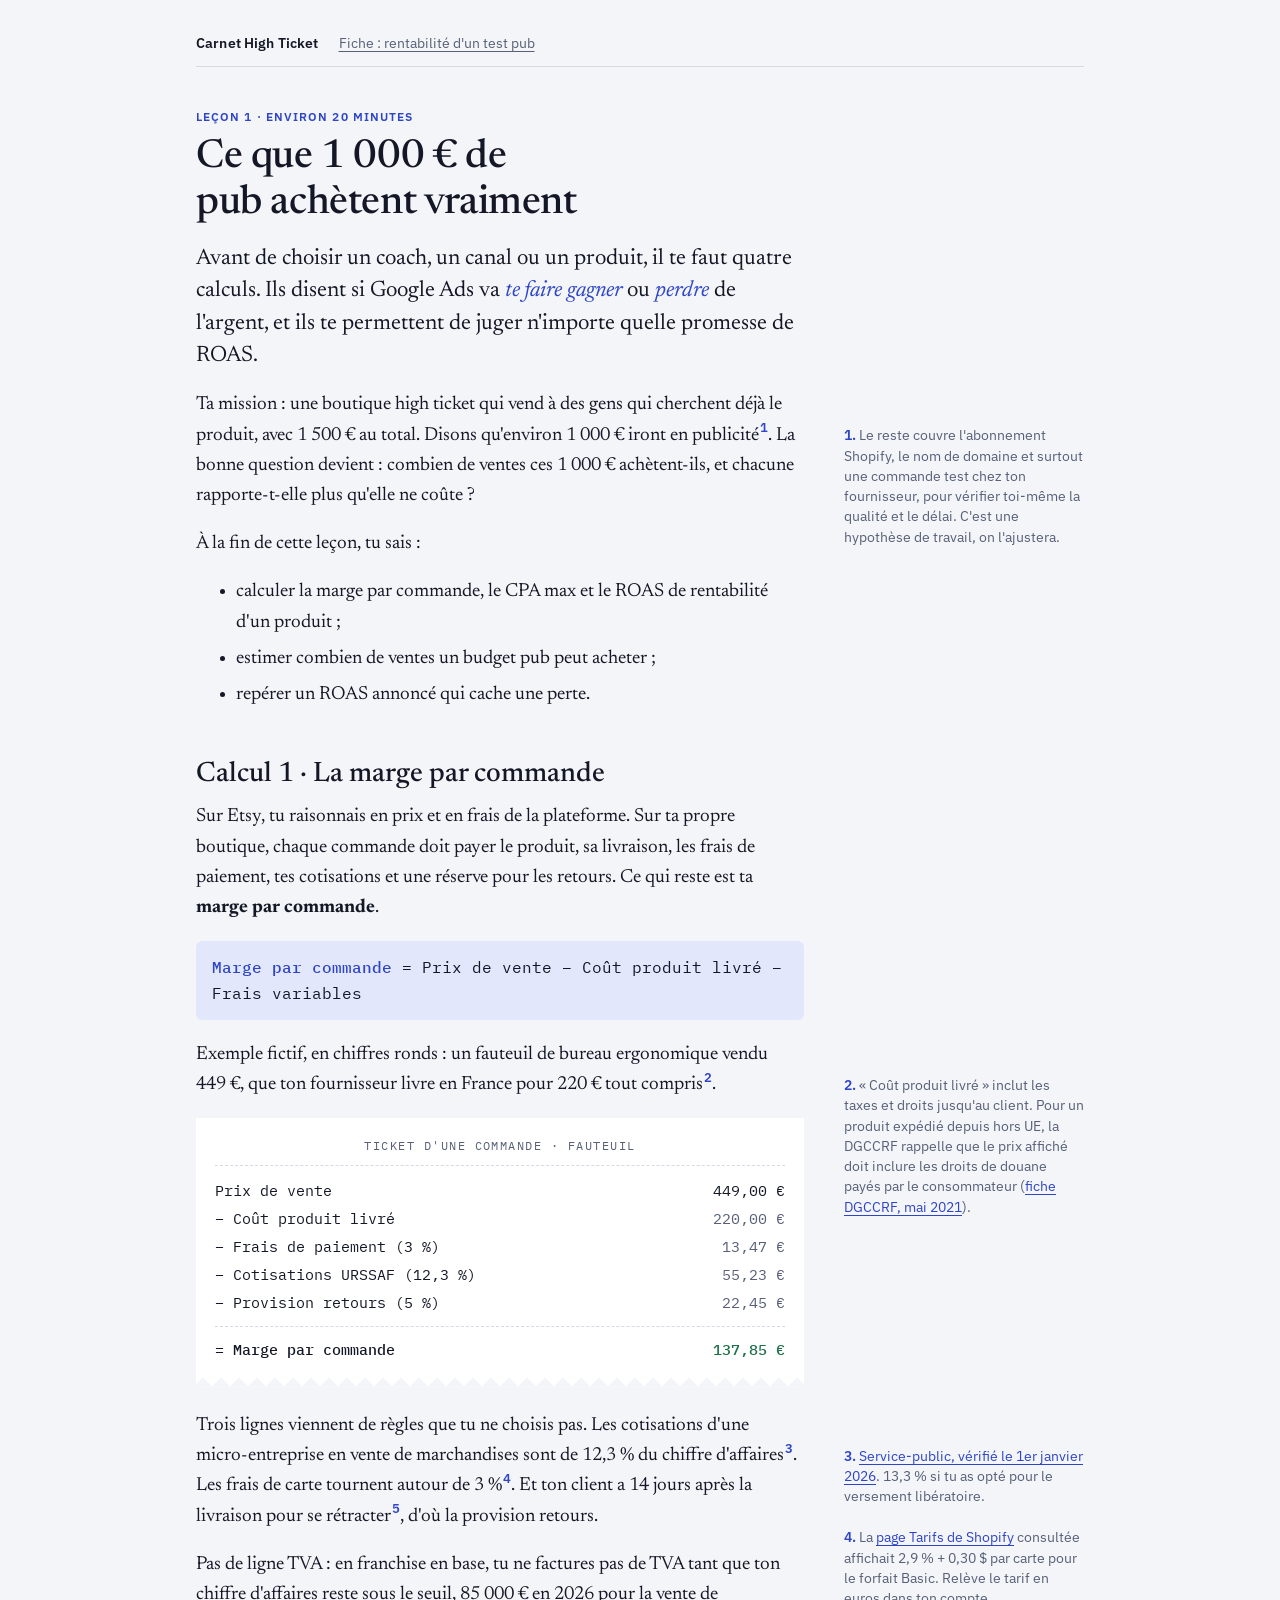
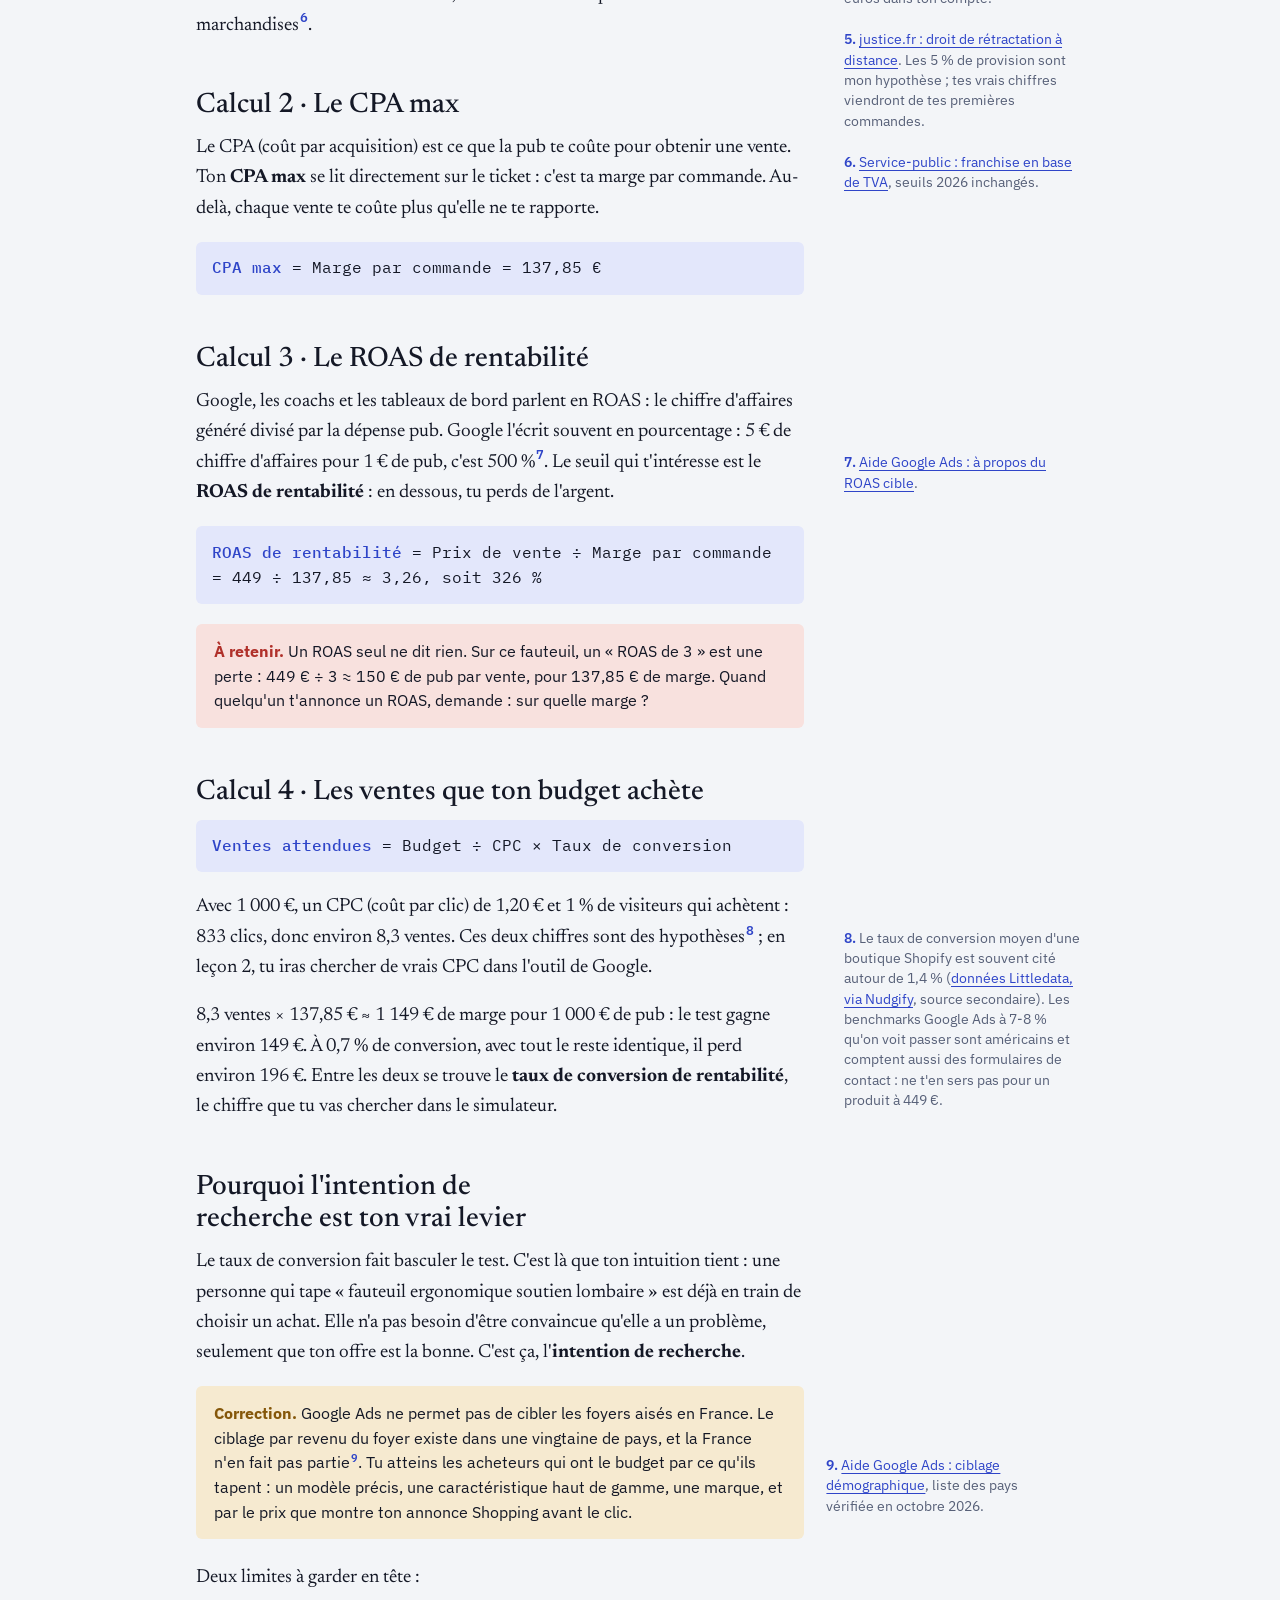
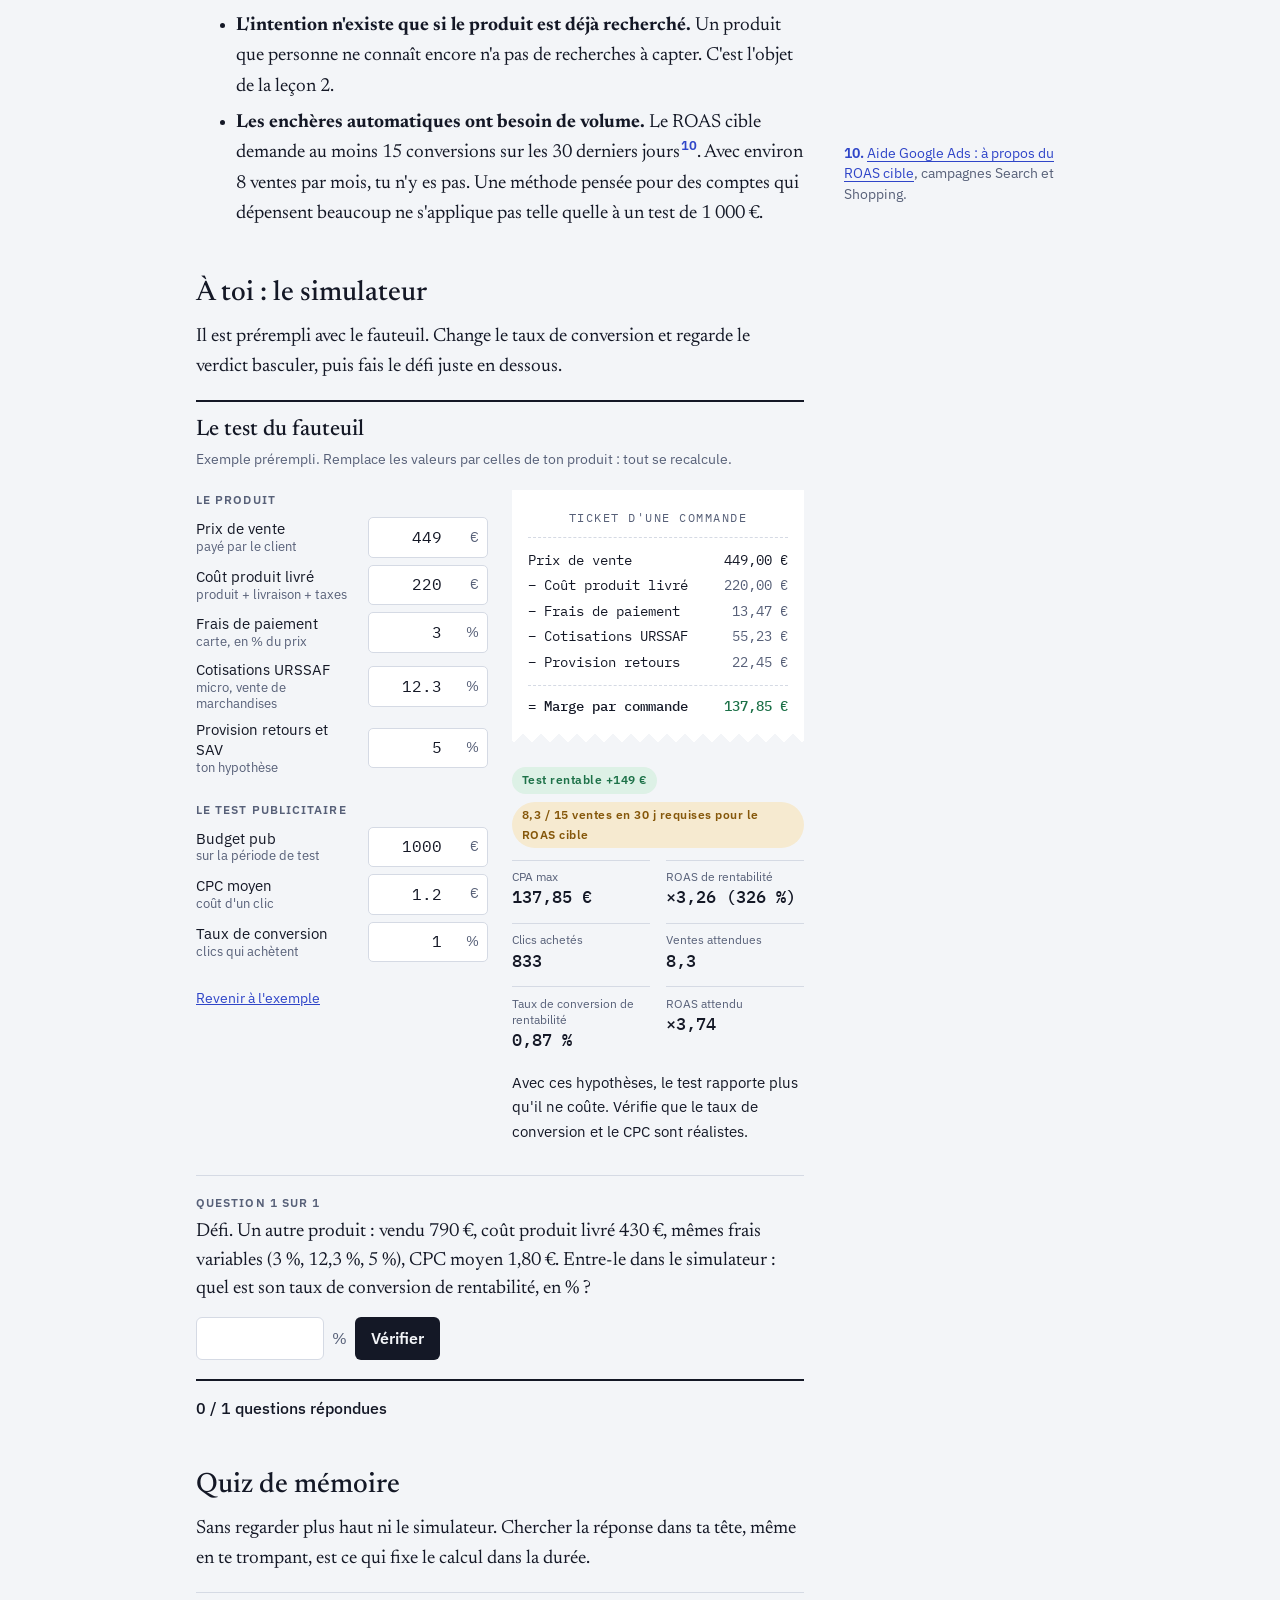
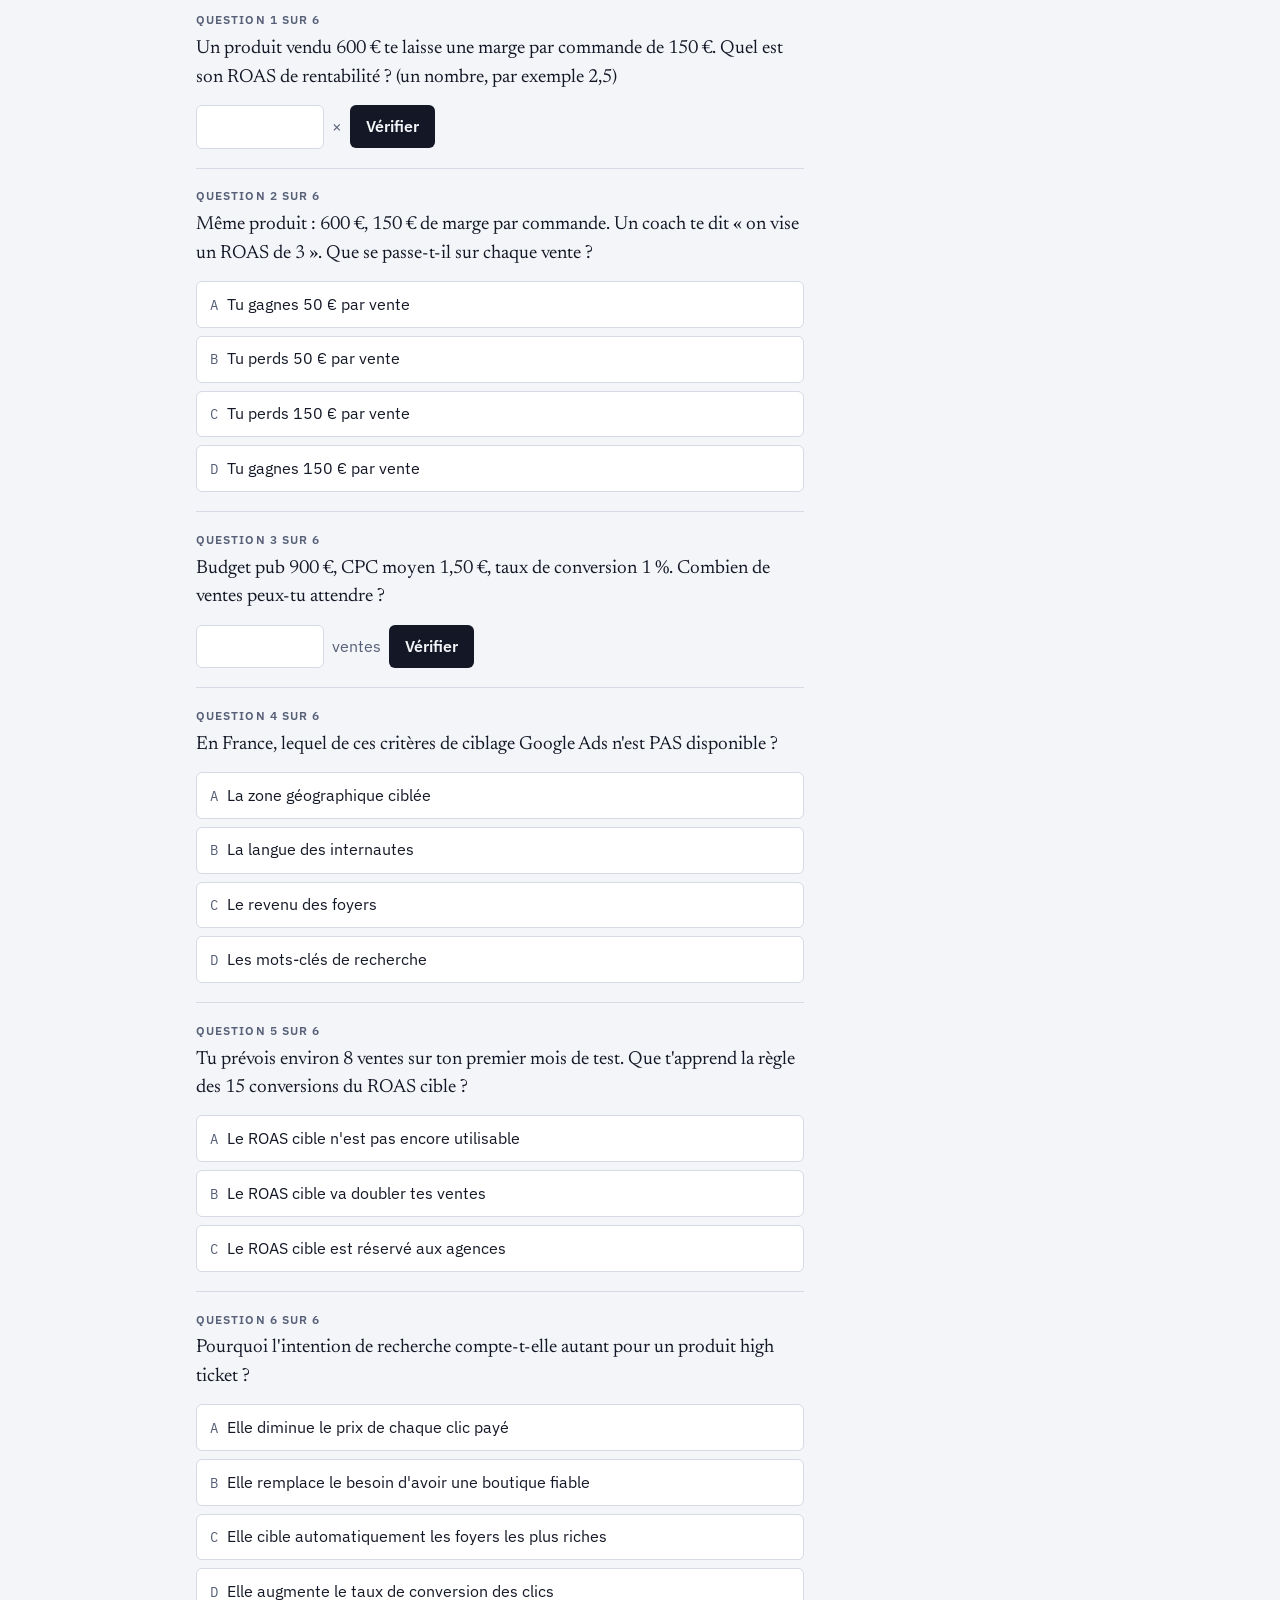
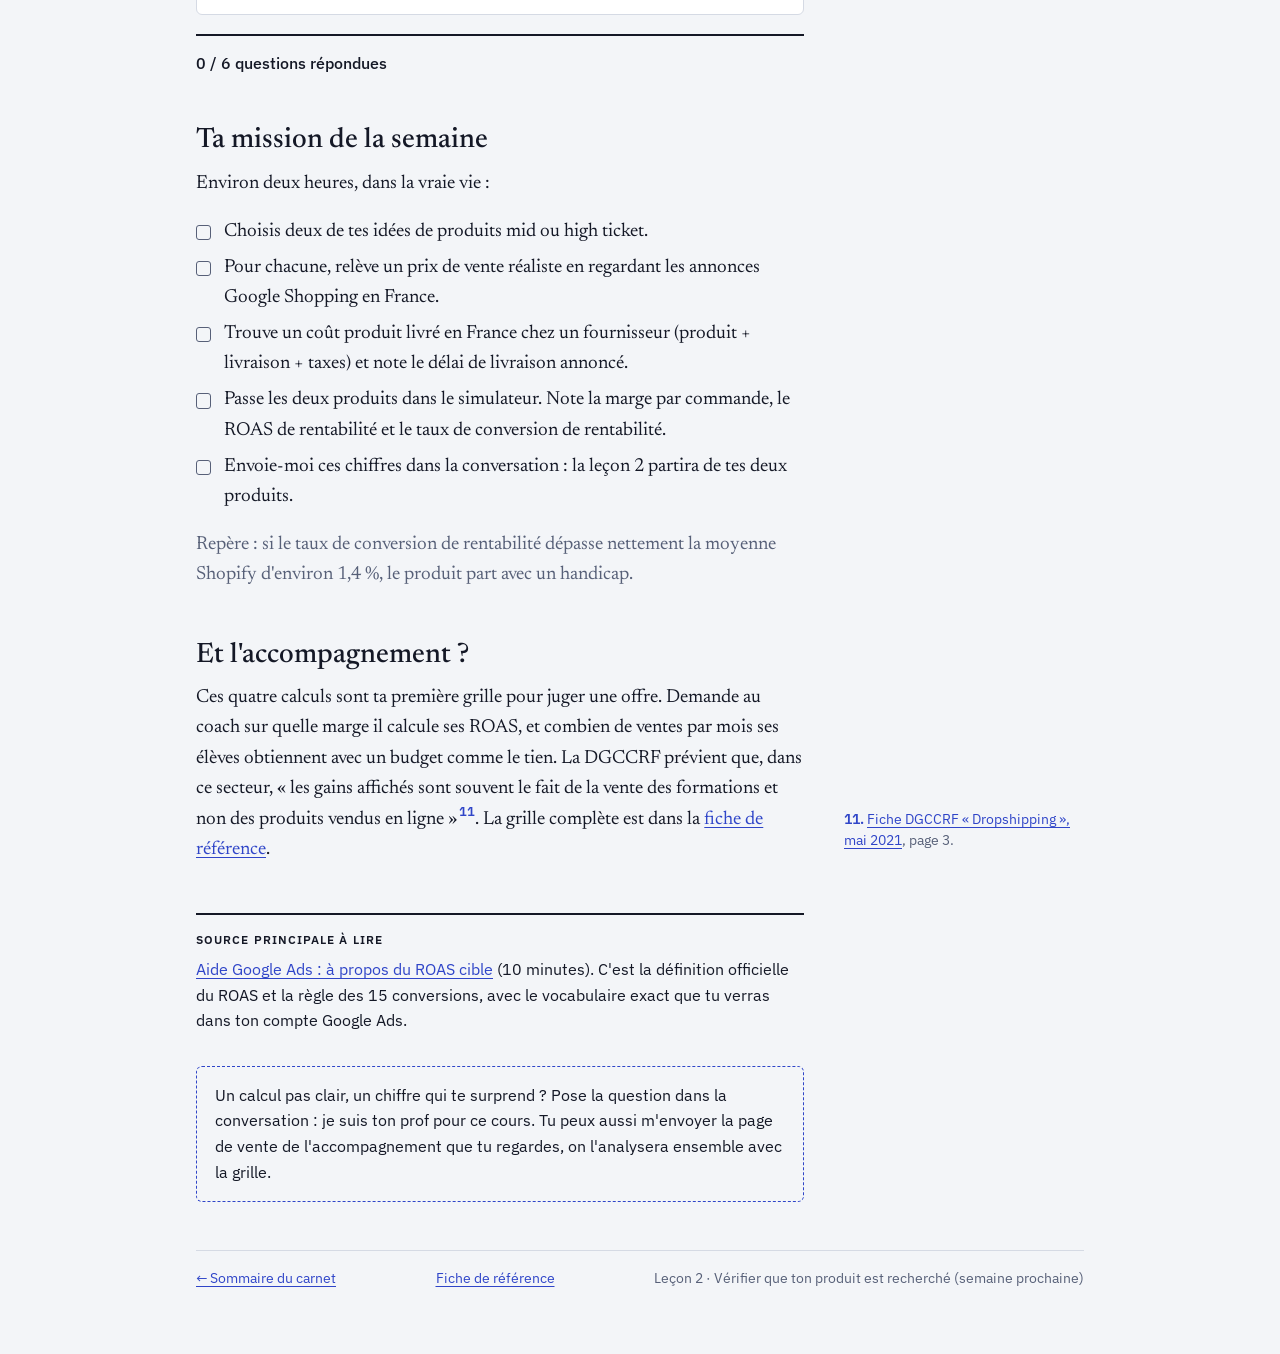
<file: lessons/0001-ce-que-1000-euros-de-pub-achetent.html>
<!doctype html>
<html lang="fr">
<head>
<meta charset="utf-8">
<meta name="viewport" content="width=device-width, initial-scale=1, viewport-fit=cover">
<title>Leçon 1 · Ce que 1 000 € de pub achètent</title>
<link rel="preconnect" href="https://fonts.googleapis.com">
<link rel="preconnect" href="https://fonts.gstatic.com" crossorigin>
<link rel="stylesheet" href="https://fonts.googleapis.com/css2?family=IBM+Plex+Mono:wght@400;500&family=IBM+Plex+Sans:wght@400;500;600&family=Newsreader:ital,opsz,wght@0,6..72,400;0,6..72,500;1,6..72,400&display=swap">
<link rel="stylesheet" href="../assets/course.css">
</head>
<body>
<main class="page">

<nav class="topnav" aria-label="Navigation du cours">
  <a class="brand" href="../index.html">Carnet High Ticket</a>
  <a href="../reference/rentabilite-pub.html">Fiche : rentabilité d'un test pub</a>
</nav>

<p class="eyebrow">Leçon 1 · environ 20 minutes</p>
<h1>Ce que 1&nbsp;000&nbsp;€ de pub achètent vraiment</h1>

<p class="lede">Avant de choisir un coach, un canal ou un produit, il te faut quatre calculs. Ils disent si Google Ads va <em>te faire gagner</em> ou <em>perdre</em> de l'argent, et ils te permettent de juger n'importe quelle promesse de ROAS.</p>

<p>Ta mission : une boutique high ticket qui vend à des gens qui cherchent déjà le produit, avec 1&nbsp;500&nbsp;€ au total. Disons qu'environ 1&nbsp;000&nbsp;€ iront en publicité<span class="snref"></span><span class="sn">Le reste couvre l'abonnement Shopify, le nom de domaine et surtout une commande test chez ton fournisseur, pour vérifier toi-même la qualité et le délai. C'est une hypothèse de travail, on l'ajustera.</span>. La bonne question devient : combien de ventes ces 1&nbsp;000&nbsp;€ achètent-ils, et chacune rapporte-t-elle plus qu'elle ne coûte&nbsp;?</p>

<p>À la fin de cette leçon, tu sais :</p>
<ul>
  <li>calculer la marge par commande, le CPA max et le ROAS de rentabilité d'un produit ;</li>
  <li>estimer combien de ventes un budget pub peut acheter ;</li>
  <li>repérer un ROAS annoncé qui cache une perte.</li>
</ul>

<section>
<h2>Calcul 1 · La marge par commande</h2>

<p>Sur Etsy, tu raisonnais en prix et en frais de la plateforme. Sur ta propre boutique, chaque commande doit payer le produit, sa livraison, les frais de paiement, tes cotisations et une réserve pour les retours. Ce qui reste est ta <strong>marge par commande</strong>.</p>

<p class="formula"><b>Marge par commande</b> = Prix de vente − Coût produit livré − Frais variables</p>

<p>Exemple fictif, en chiffres ronds : un fauteuil de bureau ergonomique vendu 449&nbsp;€, que ton fournisseur livre en France pour 220&nbsp;€ tout compris<span class="snref"></span><span class="sn">« Coût produit livré » inclut les taxes et droits jusqu'au client. Pour un produit expédié depuis hors UE, la DGCCRF rappelle que le prix affiché doit inclure les droits de douane payés par le consommateur (<a href="https://hauts-de-france.dreets.gouv.fr/sites/hauts-de-france.dreets.gouv.fr/IMG/pdf/dropshipping.pdf">fiche DGCCRF, mai 2021</a>).</span>.</p>

<div class="ticket" role="group" aria-label="Ticket d'une commande, exemple du fauteuil">
  <div class="t-head">Ticket d'une commande · fauteuil</div>
  <div class="t-row"><span>Prix de vente</span><span>449,00 €</span></div>
  <div class="t-row minus"><span>− Coût produit livré</span><span>220,00 €</span></div>
  <div class="t-row minus"><span>− Frais de paiement (3 %)</span><span>13,47 €</span></div>
  <div class="t-row minus"><span>− Cotisations URSSAF (12,3 %)</span><span>55,23 €</span></div>
  <div class="t-row minus"><span>− Provision retours (5 %)</span><span>22,45 €</span></div>
  <div class="t-total pos"><span>= Marge par commande</span><span>137,85 €</span></div>
</div>

<p>Trois lignes viennent de règles que tu ne choisis pas. Les cotisations d'une micro-entreprise en vente de marchandises sont de 12,3&nbsp;% du chiffre d'affaires<span class="snref"></span><span class="sn"><a href="https://entreprendre.service-public.gouv.fr/vosdroits/F36232">Service-public, vérifié le 1er janvier 2026</a>. 13,3&nbsp;% si tu as opté pour le versement libératoire.</span>. Les frais de carte tournent autour de 3&nbsp;%<span class="snref"></span><span class="sn">La <a href="https://www.shopify.com/fr/pricing">page Tarifs de Shopify</a> consultée affichait 2,9&nbsp;% + 0,30&nbsp;$ par carte pour le forfait Basic. Relève le tarif en euros dans ton compte.</span>. Et ton client a 14 jours après la livraison pour se rétracter<span class="snref"></span><span class="sn"><a href="https://www.justice.fr/fiche/vente-distance-droit-retractation-consommateur">justice.fr : droit de rétractation à distance</a>. Les 5&nbsp;% de provision sont mon hypothèse ; tes vrais chiffres viendront de tes premières commandes.</span>, d'où la provision retours.</p>

<p>Pas de ligne TVA : en franchise en base, tu ne factures pas de TVA tant que ton chiffre d'affaires reste sous le seuil, 85&nbsp;000&nbsp;€ en 2026 pour la vente de marchandises<span class="snref"></span><span class="sn"><a href="https://entreprendre.service-public.gouv.fr/vosdroits/F21746">Service-public : franchise en base de TVA</a>, seuils 2026 inchangés.</span>.</p>
</section>

<section>
<h2>Calcul 2 · Le CPA max</h2>

<p>Le CPA (coût par acquisition) est ce que la pub te coûte pour obtenir une vente. Ton <strong>CPA max</strong> se lit directement sur le ticket : c'est ta marge par commande. Au-delà, chaque vente te coûte plus qu'elle ne te rapporte.</p>

<p class="formula"><b>CPA max</b> = Marge par commande = 137,85 €</p>
</section>

<section>
<h2>Calcul 3 · Le ROAS de rentabilité</h2>

<p>Google, les coachs et les tableaux de bord parlent en ROAS : le chiffre d'affaires généré divisé par la dépense pub. Google l'écrit souvent en pourcentage : 5&nbsp;€ de chiffre d'affaires pour 1&nbsp;€ de pub, c'est 500&nbsp;%<span class="snref"></span><span class="sn"><a href="https://support.google.com/google-ads/answer/6268637?hl=fr">Aide Google Ads : à propos du ROAS cible</a>.</span>. Le seuil qui t'intéresse est le <strong>ROAS de rentabilité</strong> : en dessous, tu perds de l'argent.</p>

<p class="formula"><b>ROAS de rentabilité</b> = Prix de vente ÷ Marge par commande<br>= 449 ÷ 137,85 ≈ 3,26, soit 326 %</p>

<p class="callout bad"><strong>À retenir.</strong> Un ROAS seul ne dit rien. Sur ce fauteuil, un « ROAS de 3 » est une perte : 449&nbsp;€ ÷ 3 ≈ 150&nbsp;€ de pub par vente, pour 137,85&nbsp;€ de marge. Quand quelqu'un t'annonce un ROAS, demande : sur quelle marge&nbsp;?</p>
</section>

<section>
<h2>Calcul 4 · Les ventes que ton budget achète</h2>

<p class="formula"><b>Ventes attendues</b> = Budget ÷ CPC × Taux de conversion</p>

<p>Avec 1&nbsp;000&nbsp;€, un CPC (coût par clic) de 1,20&nbsp;€ et 1&nbsp;% de visiteurs qui achètent : 833 clics, donc environ 8,3 ventes. Ces deux chiffres sont des hypothèses<span class="snref"></span><span class="sn">Le taux de conversion moyen d'une boutique Shopify est souvent cité autour de 1,4&nbsp;% (<a href="https://www.nudgify.com/average-shopify-conversion-rate/">données Littledata, via Nudgify</a>, source secondaire). Les benchmarks Google Ads à 7-8&nbsp;% qu'on voit passer sont américains et comptent aussi des formulaires de contact : ne t'en sers pas pour un produit à 449&nbsp;€.</span> ; en leçon 2, tu iras chercher de vrais CPC dans l'outil de Google.</p>

<p>8,3 ventes × 137,85&nbsp;€ ≈ 1&nbsp;149&nbsp;€ de marge pour 1&nbsp;000&nbsp;€ de pub : le test gagne environ 149&nbsp;€. À 0,7&nbsp;% de conversion, avec tout le reste identique, il perd environ 196&nbsp;€. Entre les deux se trouve le <strong>taux de conversion de rentabilité</strong>, le chiffre que tu vas chercher dans le simulateur.</p>
</section>

<section>
<h2>Pourquoi l'intention de recherche est ton vrai levier</h2>

<p>Le taux de conversion fait basculer le test. C'est là que ton intuition tient : une personne qui tape « fauteuil ergonomique soutien lombaire » est déjà en train de choisir un achat. Elle n'a pas besoin d'être convaincue qu'elle a un problème, seulement que ton offre est la bonne. C'est ça, l'<strong>intention de recherche</strong>.</p>

<p class="callout"><strong>Correction.</strong> Google Ads ne permet pas de cibler les foyers aisés en France. Le ciblage par revenu du foyer existe dans une vingtaine de pays, et la France n'en fait pas partie<span class="snref"></span><span class="sn"><a href="https://support.google.com/google-ads/answer/2580383?hl=en">Aide Google Ads : ciblage démographique</a>, liste des pays vérifiée en octobre 2026.</span>. Tu atteins les acheteurs qui ont le budget par ce qu'ils tapent : un modèle précis, une caractéristique haut de gamme, une marque, et par le prix que montre ton annonce Shopping avant le clic.</p>

<p>Deux limites à garder en tête :</p>
<ul>
  <li><strong>L'intention n'existe que si le produit est déjà recherché.</strong> Un produit que personne ne connaît encore n'a pas de recherches à capter. C'est l'objet de la leçon 2.</li>
  <li><strong>Les enchères automatiques ont besoin de volume.</strong> Le ROAS cible demande au moins 15 conversions sur les 30 derniers jours<span class="snref"></span><span class="sn"><a href="https://support.google.com/google-ads/answer/6268637?hl=fr">Aide Google Ads : à propos du ROAS cible</a>, campagnes Search et Shopping.</span>. Avec environ 8 ventes par mois, tu n'y es pas. Une méthode pensée pour des comptes qui dépensent beaucoup ne s'applique pas telle quelle à un test de 1&nbsp;000&nbsp;€.</li>
</ul>
</section>

<section>
<h2>À toi : le simulateur</h2>

<p>Il est prérempli avec le fauteuil. Change le taux de conversion et regarde le verdict basculer, puis fais le défi juste en dessous.</p>

<div class="simu wide" id="simu-l1" data-titre="Le test du fauteuil" data-prix="449" data-cout="220" data-frais="3" data-urssaf="12.3" data-retours="5" data-budget="1000" data-cpc="1.2" data-conv="1"></div>

<section class="quiz wide" id="defi-l1" aria-label="Défi simulateur">
<script type="application/json">
{ "questions": [
  { "type": "number",
    "q": "Défi. Un autre produit : vendu 790 €, coût produit livré 430 €, mêmes frais variables (3 %, 12,3 %, 5 %), CPC moyen 1,80 €. Entre-le dans le simulateur : quel est son taux de conversion de rentabilité, en % ?",
    "answer": 0.90, "tolerance": 0.03, "unit": "%",
    "explain": "Marge par commande = 790 − 430 − 20,3 % × 790 = 199,63 €. Taux de rentabilité = 1,80 ÷ 199,63 ≈ 0,90 %. À 1 % de conversion, ce produit est tout juste rentable ; à 0,8 %, il perd de l'argent." }
] }
</script>
</section>
</section>

<section>
<h2>Quiz de mémoire</h2>

<p>Sans regarder plus haut ni le simulateur. Chercher la réponse dans ta tête, même en te trompant, est ce qui fixe le calcul dans la durée.</p>

<section class="quiz wide" id="quiz-l1" aria-label="Quiz de la leçon 1">
<script type="application/json">
{ "questions": [
  { "type": "number",
    "q": "Un produit vendu 600 € te laisse une marge par commande de 150 €. Quel est son ROAS de rentabilité ? (un nombre, par exemple 2,5)",
    "answer": 4, "tolerance": 0.02, "unit": "×",
    "explain": "600 ÷ 150 = 4, soit 400 %. En dessous de ce ROAS, chaque vente coûte plus en pub qu'elle ne laisse de marge." },
  { "type": "choice",
    "q": "Même produit : 600 €, 150 € de marge par commande. Un coach te dit « on vise un ROAS de 3 ». Que se passe-t-il sur chaque vente ?",
    "options": ["Tu gagnes 50 € par vente", "Tu perds 50 € par vente", "Tu perds 150 € par vente", "Tu gagnes 150 € par vente"],
    "answer": 1,
    "explain": "ROAS 3 sur 600 € = 200 € de pub par vente. 150 € de marge − 200 € de pub = −50 € à chaque vente." },
  { "type": "number",
    "q": "Budget pub 900 €, CPC moyen 1,50 €, taux de conversion 1 %. Combien de ventes peux-tu attendre ?",
    "answer": 6, "tolerance": 0.02, "unit": "ventes",
    "explain": "900 ÷ 1,50 = 600 clics. 600 × 1 % = 6 ventes." },
  { "type": "choice",
    "q": "En France, lequel de ces critères de ciblage Google Ads n'est PAS disponible ?",
    "options": ["La zone géographique ciblée", "La langue des internautes", "Le revenu des foyers", "Les mots-clés de recherche"],
    "answer": 2,
    "explain": "Le ciblage par revenu du foyer n'existe que dans une vingtaine de pays, sans la France. Ton accès aux acheteurs aisés passe par les mots-clés et l'intention de recherche." },
  { "type": "choice",
    "q": "Tu prévois environ 8 ventes sur ton premier mois de test. Que t'apprend la règle des 15 conversions du ROAS cible ?",
    "options": ["Le ROAS cible n'est pas encore utilisable", "Le ROAS cible va doubler tes ventes", "Le ROAS cible est réservé aux agences"],
    "answer": 0,
    "explain": "Google demande au moins 15 conversions sur les 30 derniers jours pour le ROAS cible en Search et Shopping. Avec 8 ventes, le compte n'a pas encore assez de données." },
  { "type": "choice",
    "q": "Pourquoi l'intention de recherche compte-t-elle autant pour un produit high ticket ?",
    "options": ["Elle diminue le prix de chaque clic payé", "Elle remplace le besoin d'avoir une boutique fiable", "Elle cible automatiquement les foyers les plus riches", "Elle augmente le taux de conversion des clics"],
    "answer": 3,
    "explain": "Quelqu'un qui cherche déjà le produit achète plus souvent après son clic. Le taux de conversion est le chiffre qui fait basculer le test entre perte et gain." }
] }
</script>
</section>
</section>

<section>
<h2>Ta mission de la semaine</h2>

<p>Environ deux heures, dans la vraie vie :</p>
<ul class="checklist">
  <li>Choisis deux de tes idées de produits mid ou high ticket.</li>
  <li>Pour chacune, relève un prix de vente réaliste en regardant les annonces Google Shopping en France.</li>
  <li>Trouve un coût produit livré en France chez un fournisseur (produit + livraison + taxes) et note le délai de livraison annoncé.</li>
  <li>Passe les deux produits dans le simulateur. Note la marge par commande, le ROAS de rentabilité et le taux de conversion de rentabilité.</li>
  <li>Envoie-moi ces chiffres dans la conversation : la leçon 2 partira de tes deux produits.</li>
</ul>

<p class="muted">Repère : si le taux de conversion de rentabilité dépasse nettement la moyenne Shopify d'environ 1,4&nbsp;%, le produit part avec un handicap.</p>
</section>

<section>
<h2>Et l'accompagnement ?</h2>

<p>Ces quatre calculs sont ta première grille pour juger une offre. Demande au coach sur quelle marge il calcule ses ROAS, et combien de ventes par mois ses élèves obtiennent avec un budget comme le tien. La DGCCRF prévient que, dans ce secteur, « les gains affichés sont souvent le fait de la vente des formations et non des produits vendus en ligne »<span class="snref"></span><span class="sn"><a href="https://hauts-de-france.dreets.gouv.fr/sites/hauts-de-france.dreets.gouv.fr/IMG/pdf/dropshipping.pdf">Fiche DGCCRF « Dropshipping », mai 2021</a>, page 3.</span>. La grille complète est dans la <a href="../reference/rentabilite-pub.html#accompagnement">fiche de référence</a>.</p>
</section>

<div class="source">
  <p class="eyebrow">Source principale à lire</p>
  <p><a href="https://support.google.com/google-ads/answer/6268637?hl=fr">Aide Google Ads : à propos du ROAS cible</a> (10 minutes). C'est la définition officielle du ROAS et la règle des 15 conversions, avec le vocabulaire exact que tu verras dans ton compte Google Ads.</p>
</div>

<p class="ask">Un calcul pas clair, un chiffre qui te surprend ? Pose la question dans la conversation : je suis ton prof pour ce cours. Tu peux aussi m'envoyer la page de vente de l'accompagnement que tu regardes, on l'analysera ensemble avec la grille.</p>

<nav class="pager" aria-label="Leçons">
  <a href="../index.html">← Sommaire du carnet</a>
  <a href="../reference/rentabilite-pub.html">Fiche de référence</a>
  <span class="disabled">Leçon 2 · Vérifier que ton produit est recherché (semaine prochaine)</span>
</nav>

</main>
<script src="../assets/simulateur.js"></script>
<script src="../assets/quiz.js"></script>
</body>
</html>
</file>
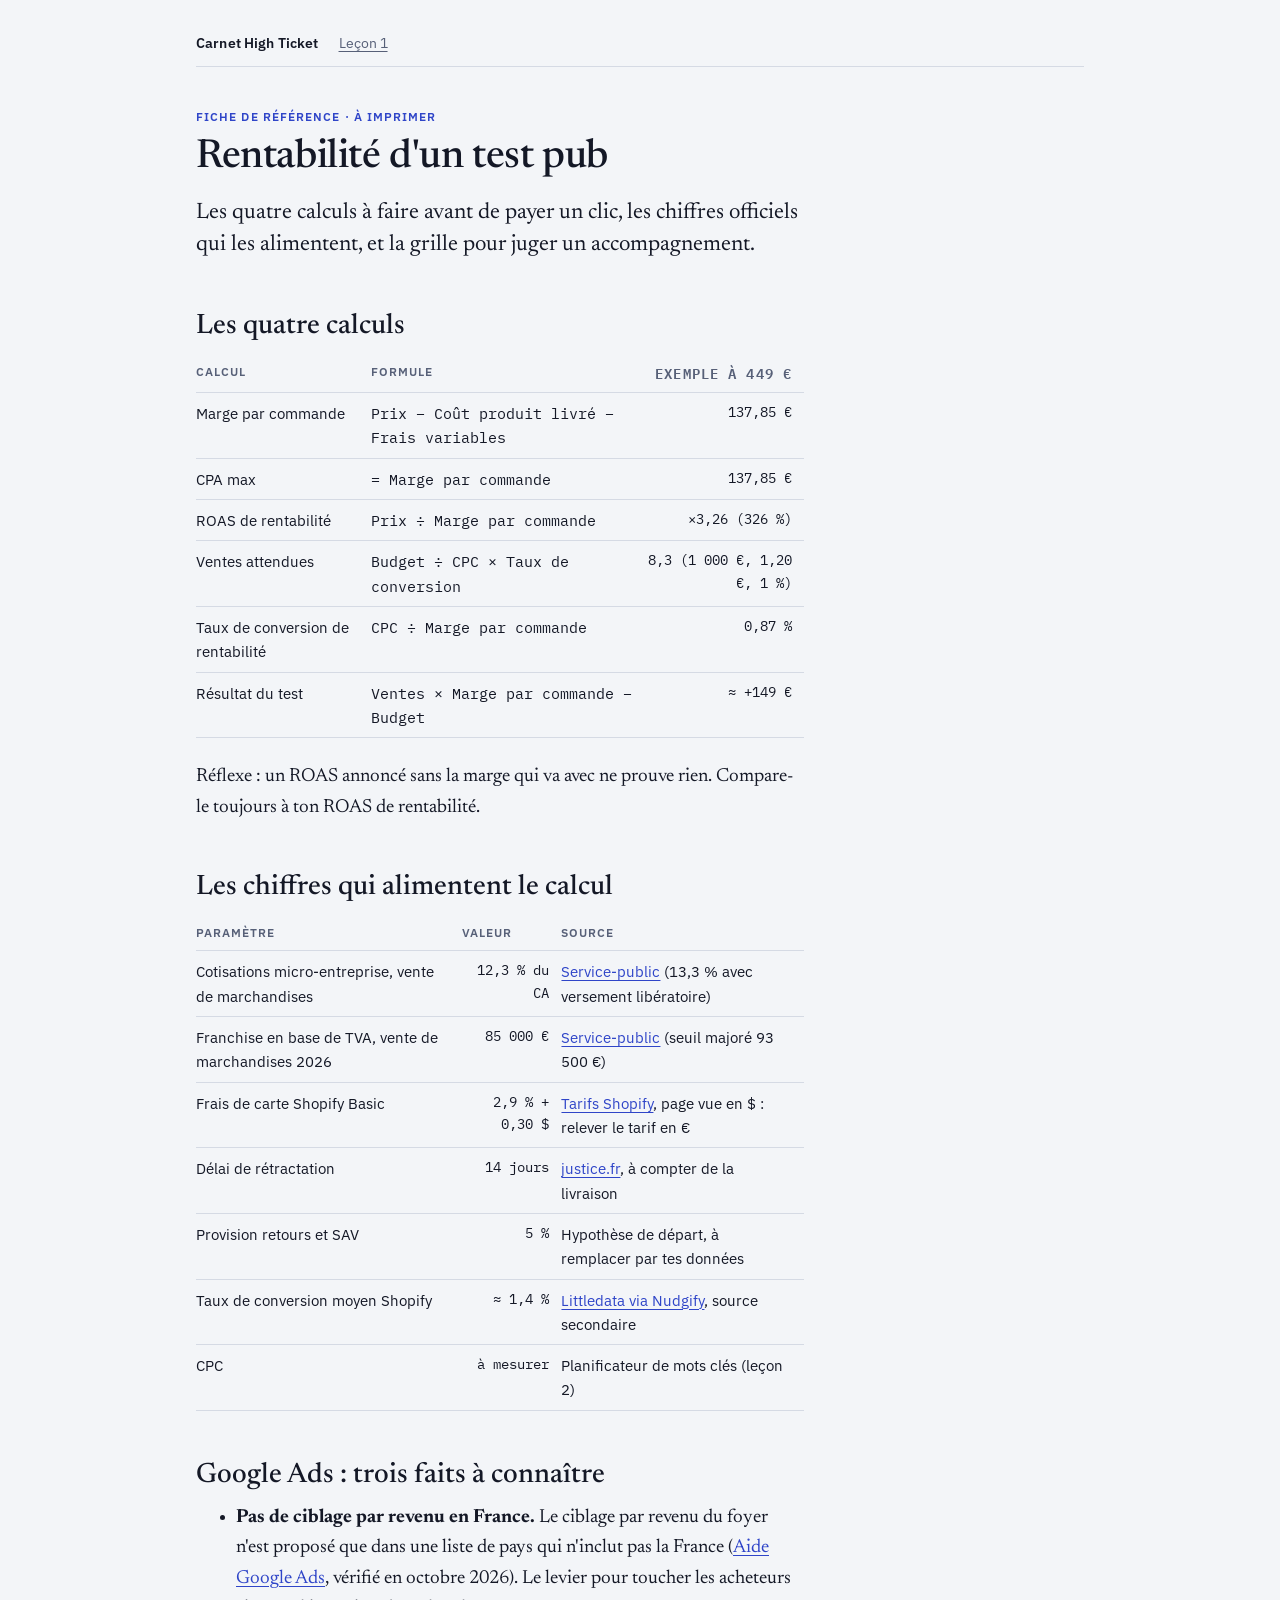
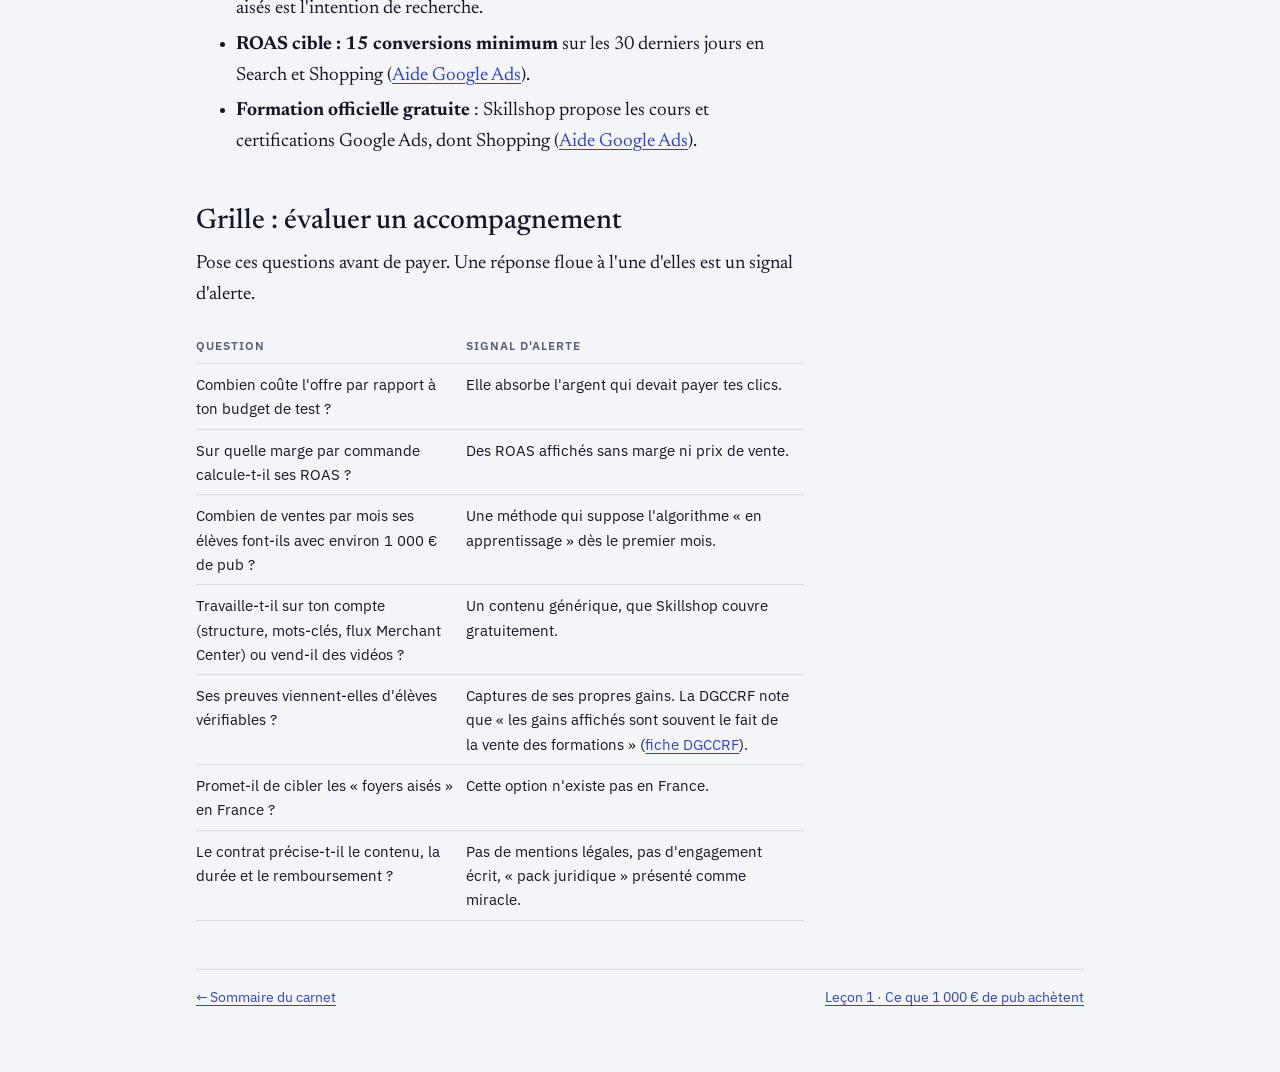
<file: reference/rentabilite-pub.html>
<!doctype html>
<html lang="fr">
<head>
<meta charset="utf-8">
<meta name="viewport" content="width=device-width, initial-scale=1, viewport-fit=cover">
<title>Fiche · Rentabilité d'un test pub</title>
<link rel="preconnect" href="https://fonts.googleapis.com">
<link rel="preconnect" href="https://fonts.gstatic.com" crossorigin>
<link rel="stylesheet" href="https://fonts.googleapis.com/css2?family=IBM+Plex+Mono:wght@400;500&family=IBM+Plex+Sans:wght@400;500;600&family=Newsreader:ital,opsz,wght@0,6..72,400;0,6..72,500;1,6..72,400&display=swap">
<link rel="stylesheet" href="../assets/course.css">
</head>
<body>
<main class="page">

<nav class="topnav" aria-label="Navigation du cours">
  <a class="brand" href="../index.html">Carnet High Ticket</a>
  <a href="../lessons/0001-ce-que-1000-euros-de-pub-achetent.html">Leçon 1</a>
</nav>

<p class="eyebrow">Fiche de référence · à imprimer</p>
<h1>Rentabilité d'un test pub</h1>
<p class="lede">Les quatre calculs à faire avant de payer un clic, les chiffres officiels qui les alimentent, et la grille pour juger un accompagnement.</p>

<section>
<h2>Les quatre calculs</h2>
<div class="table-wrap wide">
<table>
  <thead><tr><th>Calcul</th><th>Formule</th><th class="num">Exemple à 449 €</th></tr></thead>
  <tbody>
    <tr><td>Marge par commande</td><td class="mono">Prix − Coût produit livré − Frais variables</td><td class="num">137,85 €</td></tr>
    <tr><td>CPA max</td><td class="mono">= Marge par commande</td><td class="num">137,85 €</td></tr>
    <tr><td>ROAS de rentabilité</td><td class="mono">Prix ÷ Marge par commande</td><td class="num">×3,26 (326 %)</td></tr>
    <tr><td>Ventes attendues</td><td class="mono">Budget ÷ CPC × Taux de conversion</td><td class="num">8,3 (1 000 €, 1,20 €, 1 %)</td></tr>
    <tr><td>Taux de conversion de rentabilité</td><td class="mono">CPC ÷ Marge par commande</td><td class="num">0,87 %</td></tr>
    <tr><td>Résultat du test</td><td class="mono">Ventes × Marge par commande − Budget</td><td class="num">≈ +149 €</td></tr>
  </tbody>
</table>
</div>
<p>Réflexe : un ROAS annoncé sans la marge qui va avec ne prouve rien. Compare-le toujours à ton ROAS de rentabilité.</p>
</section>

<section>
<h2>Les chiffres qui alimentent le calcul</h2>
<div class="table-wrap wide">
<table>
  <thead><tr><th>Paramètre</th><th>Valeur</th><th>Source</th></tr></thead>
  <tbody>
    <tr><td>Cotisations micro-entreprise, vente de marchandises</td><td class="num">12,3 % du CA</td><td><a href="https://entreprendre.service-public.gouv.fr/vosdroits/F36232">Service-public</a> (13,3 % avec versement libératoire)</td></tr>
    <tr><td>Franchise en base de TVA, vente de marchandises 2026</td><td class="num">85 000 €</td><td><a href="https://entreprendre.service-public.gouv.fr/vosdroits/F21746">Service-public</a> (seuil majoré 93 500 €)</td></tr>
    <tr><td>Frais de carte Shopify Basic</td><td class="num">2,9 % + 0,30 $</td><td><a href="https://www.shopify.com/fr/pricing">Tarifs Shopify</a>, page vue en $ : relever le tarif en €</td></tr>
    <tr><td>Délai de rétractation</td><td class="num">14 jours</td><td><a href="https://www.justice.fr/fiche/vente-distance-droit-retractation-consommateur">justice.fr</a>, à compter de la livraison</td></tr>
    <tr><td>Provision retours et SAV</td><td class="num">5 %</td><td>Hypothèse de départ, à remplacer par tes données</td></tr>
    <tr><td>Taux de conversion moyen Shopify</td><td class="num">≈ 1,4 %</td><td><a href="https://www.nudgify.com/average-shopify-conversion-rate/">Littledata via Nudgify</a>, source secondaire</td></tr>
    <tr><td>CPC</td><td class="num">à mesurer</td><td>Planificateur de mots clés (leçon 2)</td></tr>
  </tbody>
</table>
</div>
</section>

<section>
<h2>Google Ads : trois faits à connaître</h2>
<ul>
  <li><strong>Pas de ciblage par revenu en France.</strong> Le ciblage par revenu du foyer n'est proposé que dans une liste de pays qui n'inclut pas la France (<a href="https://support.google.com/google-ads/answer/2580383?hl=en">Aide Google Ads</a>, vérifié en octobre 2026). Le levier pour toucher les acheteurs aisés est l'intention de recherche.</li>
  <li><strong>ROAS cible : 15 conversions minimum</strong> sur les 30 derniers jours en Search et Shopping (<a href="https://support.google.com/google-ads/answer/6268637?hl=fr">Aide Google Ads</a>).</li>
  <li><strong>Formation officielle gratuite</strong> : Skillshop propose les cours et certifications Google Ads, dont Shopping (<a href="https://support.google.com/google-ads/answer/7539883">Aide Google Ads</a>).</li>
</ul>
</section>

<section id="accompagnement">
<h2>Grille : évaluer un accompagnement</h2>
<p>Pose ces questions avant de payer. Une réponse floue à l'une d'elles est un signal d'alerte.</p>
<div class="table-wrap wide">
<table>
  <thead><tr><th>Question</th><th>Signal d'alerte</th></tr></thead>
  <tbody>
    <tr><td>Combien coûte l'offre par rapport à ton budget de test ?</td><td>Elle absorbe l'argent qui devait payer tes clics.</td></tr>
    <tr><td>Sur quelle marge par commande calcule-t-il ses ROAS ?</td><td>Des ROAS affichés sans marge ni prix de vente.</td></tr>
    <tr><td>Combien de ventes par mois ses élèves font-ils avec environ 1 000 € de pub ?</td><td>Une méthode qui suppose l'algorithme « en apprentissage » dès le premier mois.</td></tr>
    <tr><td>Travaille-t-il sur ton compte (structure, mots-clés, flux Merchant Center) ou vend-il des vidéos ?</td><td>Un contenu générique, que Skillshop couvre gratuitement.</td></tr>
    <tr><td>Ses preuves viennent-elles d'élèves vérifiables ?</td><td>Captures de ses propres gains. La DGCCRF note que « les gains affichés sont souvent le fait de la vente des formations » (<a href="https://hauts-de-france.dreets.gouv.fr/sites/hauts-de-france.dreets.gouv.fr/IMG/pdf/dropshipping.pdf">fiche DGCCRF</a>).</td></tr>
    <tr><td>Promet-il de cibler les « foyers aisés » en France ?</td><td>Cette option n'existe pas en France.</td></tr>
    <tr><td>Le contrat précise-t-il le contenu, la durée et le remboursement ?</td><td>Pas de mentions légales, pas d'engagement écrit, « pack juridique » présenté comme miracle.</td></tr>
  </tbody>
</table>
</div>
</section>

<nav class="pager" aria-label="Leçons">
  <a href="../index.html">← Sommaire du carnet</a>
  <a href="../lessons/0001-ce-que-1000-euros-de-pub-achetent.html">Leçon 1 · Ce que 1 000 € de pub achètent</a>
</nav>

</main>
</body>
</html>
</file>
<file: assets/course.css>
/* Carnet High Ticket : feuille de style commune à toutes les leçons et fiches.
   Mise en page : colonne de lecture (38rem) + marge de notes à droite façon Tufte ;
   les figures interactives (simulateur, quiz) prennent toute la largeur. */

:root {
  --paper: #f3f5f8;
  --surface: #ffffff;
  --ink: #141826;
  --muted: #576078;
  --rule: #d5dae4;
  --accent: #2f45c8;
  --accent-soft: #e3e7fb;
  --gain: #1d7148;
  --gain-soft: #ddf1e6;
  --loss: #b0302a;
  --loss-soft: #f8e1de;
  --warn: #85570a;
  --warn-soft: #f6ead0;

  --font-display: "Newsreader", "Iowan Old Style", Georgia, serif;
  --font-body: "Newsreader", Georgia, "Times New Roman", serif;
  --font-ui: "IBM Plex Sans", system-ui, -apple-system, "Segoe UI", sans-serif;
  --font-mono: "IBM Plex Mono", ui-monospace, "SFMono-Regular", Menlo, monospace;

  --step--1: 0.875rem;
  --step-0: 1.1875rem;
  --step-1: 1.4rem;
  --step-2: 1.75rem;
  --step-3: 2.5rem;

  --measure: 38rem;
  --note-w: 15rem;
  --note-gap: 2.5rem;
  --wide: calc(var(--measure) + var(--note-w) + var(--note-gap));
}

@media (prefers-color-scheme: dark) {
  :root:not([data-theme="light"]) {
    --paper: #10131b;
    --surface: #181c27;
    --ink: #e6e9f2;
    --muted: #9aa2b8;
    --rule: #2b3142;
    --accent: #93a2ff;
    --accent-soft: #232a4d;
    --gain: #5fc795;
    --gain-soft: #17352a;
    --loss: #f2877c;
    --loss-soft: #3d1f1d;
    --warn: #e5b95c;
    --warn-soft: #3a2f17;
    color-scheme: dark;
  }
}
:root[data-theme="dark"] {
  --paper: #10131b;
  --surface: #181c27;
  --ink: #e6e9f2;
  --muted: #9aa2b8;
  --rule: #2b3142;
  --accent: #93a2ff;
  --accent-soft: #232a4d;
  --gain: #5fc795;
  --gain-soft: #17352a;
  --loss: #f2877c;
  --loss-soft: #3d1f1d;
  --warn: #e5b95c;
  --warn-soft: #3a2f17;
  color-scheme: dark;
}

*, *::before, *::after { box-sizing: border-box; }

html { -webkit-text-size-adjust: 100%; }

body {
  margin: 0;
  background: var(--paper);
  color: var(--ink);
  font-family: var(--font-body);
  font-size: var(--step-0);
  line-height: 1.6;
  font-optical-sizing: auto;
  padding-left: max(16px, env(safe-area-inset-left, 0px));
  padding-right: max(16px, env(safe-area-inset-right, 0px));
  padding-block: 2rem 4rem;
  counter-reset: sn;
}

img { max-width: 100%; }

a { color: var(--accent); text-underline-offset: 0.18em; text-decoration-thickness: 1px; }
a:hover { text-decoration-thickness: 2px; }
:focus-visible { outline: 2px solid var(--accent); outline-offset: 3px; border-radius: 2px; }

/* ---------- Structure ---------- */

.page { max-width: var(--wide); margin: 0 auto; }

.page > *, .page section > * { max-width: var(--measure); }
.page > .wide, .page section > .wide { max-width: var(--wide); }

.topnav {
  display: flex; flex-wrap: wrap; gap: 0.5rem 1.25rem; align-items: baseline;
  font-family: var(--font-ui); font-size: var(--step--1);
  padding-bottom: 0.75rem; margin-bottom: 2.5rem;
  border-bottom: 1px solid var(--rule);
  max-width: var(--wide) !important;
}
.topnav .brand { font-weight: 600; color: var(--ink); text-decoration: none; letter-spacing: 0.01em; }
.topnav a:not(.brand) { color: var(--muted); }

.eyebrow {
  font-family: var(--font-ui); font-size: 0.75rem; font-weight: 600;
  letter-spacing: 0.09em; text-transform: uppercase; color: var(--accent);
  margin: 0 0 0.5rem;
}

h1, h2, h3 { font-family: var(--font-display); font-weight: 500; line-height: 1.15; text-wrap: balance; }
h1 { font-size: var(--step-3); margin: 0 0 1rem; letter-spacing: -0.01em; }
h2 { font-size: var(--step-2); margin: 3rem 0 0.75rem; }
h3 { font-size: var(--step-1); margin: 2rem 0 0.5rem; }

p, ul, ol { margin: 0 0 1.1rem; }
li { margin-bottom: 0.35rem; }

.lede { font-size: var(--step-1); line-height: 1.45; color: var(--ink); }
.lede em { color: var(--accent); font-style: italic; }

.muted { color: var(--muted); }
.mono, .num { font-family: var(--font-mono); font-variant-numeric: tabular-nums; }
.num { font-size: 0.92em; }

hr { border: 0; border-top: 1px solid var(--rule); margin: 3rem 0; max-width: var(--wide) !important; }

/* ---------- Sidenotes (Tufte) ---------- */

.snref { counter-increment: sn; }
.snref::after {
  content: counter(sn);
  font-family: var(--font-ui); font-size: 0.68em; font-weight: 600;
  vertical-align: super; line-height: 0; color: var(--accent); margin-left: 0.1em;
}
.sn {
  display: block;
  font-family: var(--font-ui); font-size: var(--step--1); line-height: 1.45; color: var(--muted);
  margin: 0.4rem 0 0.9rem; padding-left: 0.75rem; border-left: 2px solid var(--rule);
}
.sn::before {
  content: counter(sn) ". ";
  font-weight: 600; color: var(--accent);
}
.sn.plain::before { content: none; }

@media (min-width: 62rem) {
  .sn {
    float: right; clear: right;
    width: var(--note-w);
    margin: 0.3rem calc(-1 * (var(--note-w) + var(--note-gap))) 1rem 0;
    padding-left: 0; border-left: 0;
  }
}

/* ---------- Blocs de contenu ---------- */

.formula {
  font-family: var(--font-mono); font-size: 1rem; font-variant-numeric: tabular-nums;
  background: var(--accent-soft); color: var(--ink);
  padding: 0.85rem 1rem; border-radius: 6px; margin: 0 0 1.25rem;
  overflow-x: auto;
}
.formula b { color: var(--accent); font-weight: 500; }

.callout {
  font-family: var(--font-ui); font-size: 1rem; line-height: 1.55;
  padding: 0.9rem 1.1rem; border-radius: 6px; margin: 0 0 1.5rem;
  background: var(--warn-soft); color: var(--ink);
}
.callout strong:first-child { color: var(--warn); }
.callout.good { background: var(--gain-soft); }
.callout.good strong:first-child { color: var(--gain); }
.callout.bad { background: var(--loss-soft); }
.callout.bad strong:first-child { color: var(--loss); }

.checklist { list-style: none; padding: 0; }
.checklist li { position: relative; padding-left: 1.75rem; }
.checklist li::before {
  content: ""; position: absolute; left: 0; top: 0.42em;
  width: 0.95rem; height: 0.95rem; border: 1.5px solid var(--muted); border-radius: 3px;
}

.source {
  font-family: var(--font-ui); font-size: 1rem;
  border-top: 2px solid var(--ink); padding-top: 0.9rem; margin-top: 3rem;
}
.source .eyebrow { color: var(--ink); }

.ask {
  font-family: var(--font-ui); font-size: 1rem;
  padding: 1rem 1.1rem; border: 1px dashed var(--accent); border-radius: 6px;
  color: var(--ink); margin: 2rem 0;
}

.pager {
  display: flex; flex-wrap: wrap; justify-content: space-between; gap: 1rem;
  font-family: var(--font-ui); font-size: var(--step--1);
  border-top: 1px solid var(--rule); padding-top: 1rem; margin-top: 3rem;
  max-width: var(--wide) !important;
}
.pager .disabled { color: var(--muted); }

/* ---------- Ticket (reçu de calcul) ---------- */

.ticket {
  font-family: var(--font-mono); font-size: 0.95rem; font-variant-numeric: tabular-nums;
  background: var(--surface); color: var(--ink);
  padding: 1.1rem 1.2rem 1.6rem; margin: 0 0 1.5rem;
  max-width: 26rem; position: relative;
  --tooth: 9px;
  -webkit-mask: conic-gradient(from -45deg at bottom, #0000, #000 1deg 89deg, #0000 90deg) 50% / calc(2 * var(--tooth)) 100%;
          mask: conic-gradient(from -45deg at bottom, #0000, #000 1deg 89deg, #0000 90deg) 50% / calc(2 * var(--tooth)) 100%;
}
.ticket .t-head {
  text-align: center; font-size: 0.78rem; letter-spacing: 0.12em; text-transform: uppercase;
  color: var(--muted); padding-bottom: 0.6rem; margin-bottom: 0.6rem;
  border-bottom: 1px dashed var(--rule);
}
.ticket .t-row { display: flex; justify-content: space-between; gap: 1rem; padding: 0.12rem 0; }
.ticket .t-row span:first-child { min-width: 0; }
.ticket .t-row span:last-child { white-space: nowrap; }
.ticket .t-row.minus span:last-child { color: var(--muted); }
.ticket .t-total {
  display: flex; justify-content: space-between; gap: 1rem;
  border-top: 1px dashed var(--rule); margin-top: 0.6rem; padding-top: 0.6rem; font-weight: 500;
}
.ticket .t-total.neg span:last-child { color: var(--loss); }
.ticket .t-total.pos span:last-child { color: var(--gain); }

/* ---------- Pills d'état ---------- */

.pill {
  display: inline-block; font-family: var(--font-ui); font-size: 0.78rem; font-weight: 600;
  letter-spacing: 0.04em; padding: 0.2rem 0.6rem; border-radius: 999px;
  background: var(--accent-soft); color: var(--accent);
}
.pill.gain { background: var(--gain-soft); color: var(--gain); }
.pill.loss { background: var(--loss-soft); color: var(--loss); }
.pill.warn { background: var(--warn-soft); color: var(--warn); }

/* ---------- Simulateur ---------- */

.simu {
  font-family: var(--font-ui); font-size: 1rem;
  border-top: 2px solid var(--ink); padding-top: 1rem; margin: 1rem 0 2rem;
}
.simu-title { font-family: var(--font-display); font-size: var(--step-1); margin: 0 0 0.25rem; }
.simu-sub { color: var(--muted); margin: 0 0 1.25rem; font-size: var(--step--1); }
.simu-grid { display: grid; grid-template-columns: 1fr; gap: 1.5rem; }
@media (min-width: 48rem) { .simu-grid { grid-template-columns: minmax(0, 1fr) minmax(0, 1fr); } }
.simu fieldset { border: 0; margin: 0 0 1rem; padding: 0; min-width: 0; }
.simu legend {
  font-size: 0.75rem; font-weight: 600; letter-spacing: 0.09em; text-transform: uppercase;
  color: var(--muted); margin-bottom: 0.5rem; padding: 0;
}
.simu .field { display: grid; grid-template-columns: minmax(0, 1fr) 7.5rem; gap: 0.75rem; align-items: center; margin-bottom: 0.45rem; }
.simu label { font-size: 0.95rem; line-height: 1.3; }
.simu label small { display: block; color: var(--muted); font-size: 0.8rem; }
.simu .input { position: relative; }
.simu input {
  width: 100%; font: inherit; font-family: var(--font-mono); font-variant-numeric: tabular-nums;
  padding: 0.4rem 1.9rem 0.4rem 0.55rem; text-align: right;
  background: var(--surface); color: var(--ink);
  border: 1px solid var(--rule); border-radius: 5px;
}
.simu input:focus { border-color: var(--accent); outline: none; box-shadow: 0 0 0 3px var(--accent-soft); }
.simu .unit { position: absolute; right: 0.55rem; top: 50%; transform: translateY(-50%); color: var(--muted); font-size: 0.85rem; pointer-events: none; }

.simu .results { min-width: 0; }
.simu .ticket { font-size: 0.85rem; max-width: none; padding-inline: 1rem; }
.simu .kpis { display: grid; grid-template-columns: repeat(2, minmax(0, 1fr)); gap: 0.75rem 1rem; margin: 0 0 1rem; }
.simu .kpi { border-top: 1px solid var(--rule); padding-top: 0.45rem; }
.simu .kpi .k { font-size: 0.78rem; color: var(--muted); line-height: 1.3; }
.simu .kpi .v { font-family: var(--font-mono); font-variant-numeric: tabular-nums; font-size: 1.05rem; font-weight: 500; }
.simu .verdict { display: flex; flex-wrap: wrap; gap: 0.5rem; align-items: center; margin: 0.25rem 0 0.75rem; }
.simu .verdict-text { font-size: 0.95rem; margin: 0; }
.simu .reset {
  font: inherit; font-size: 0.85rem; background: none; border: 0; padding: 0;
  color: var(--accent); text-decoration: underline; cursor: pointer;
}

/* ---------- Quiz ---------- */

.quiz { font-family: var(--font-ui); font-size: 1rem; margin: 1rem 0 2rem; }
.quiz .q {
  border-top: 1px solid var(--rule); padding: 1.1rem 0 1.2rem;
}
.quiz .q-num { font-size: 0.75rem; font-weight: 600; letter-spacing: 0.09em; text-transform: uppercase; color: var(--muted); margin: 0 0 0.35rem; }
.quiz .q-text { font-family: var(--font-body); font-size: var(--step-0); line-height: 1.5; margin: 0 0 0.8rem; }
.quiz .opts { display: grid; gap: 0.5rem; }
.quiz .opt {
  font: inherit; text-align: left; cursor: pointer;
  background: var(--surface); color: var(--ink);
  border: 1px solid var(--rule); border-radius: 6px; padding: 0.6rem 0.8rem;
  display: flex; gap: 0.6rem; align-items: baseline;
}
.quiz .opt:hover:not(:disabled) { border-color: var(--accent); }
.quiz .opt .letter { font-family: var(--font-mono); color: var(--muted); font-size: 0.85rem; }
.quiz .opt:disabled { cursor: default; }
.quiz .opt.right { border-color: var(--gain); background: var(--gain-soft); }
.quiz .opt.wrong { border-color: var(--loss); background: var(--loss-soft); }
.quiz .numrow { display: flex; flex-wrap: wrap; gap: 0.5rem; align-items: center; }
.quiz .numrow input {
  font: inherit; font-family: var(--font-mono); width: 8rem; padding: 0.5rem 0.6rem;
  background: var(--surface); color: var(--ink); border: 1px solid var(--rule); border-radius: 6px;
}
.quiz .numrow input:focus { border-color: var(--accent); outline: none; box-shadow: 0 0 0 3px var(--accent-soft); }
.quiz .btn {
  font: inherit; font-weight: 600; cursor: pointer;
  background: var(--ink); color: var(--paper); border: 0; border-radius: 6px; padding: 0.55rem 1rem;
}
.quiz .btn:disabled { opacity: 0.5; cursor: default; }
.quiz .feedback { margin: 0.75rem 0 0; padding: 0.7rem 0.9rem; border-radius: 6px; line-height: 1.5; }
.quiz .feedback.right { background: var(--gain-soft); }
.quiz .feedback.wrong { background: var(--loss-soft); }
.quiz .feedback b { font-weight: 600; }
.quiz .score { border-top: 2px solid var(--ink); padding-top: 0.9rem; font-weight: 500; }
.quiz .score .prev { color: var(--muted); font-weight: 400; font-size: var(--step--1); display: block; }

/* ---------- Tables de référence ---------- */

.table-wrap { overflow-x: auto; margin: 0 0 1.5rem; }
table { border-collapse: collapse; width: 100%; font-family: var(--font-ui); font-size: 0.95rem; }
th, td { text-align: left; padding: 0.5rem 0.75rem 0.5rem 0; border-bottom: 1px solid var(--rule); vertical-align: top; }
th { font-size: 0.75rem; font-weight: 600; letter-spacing: 0.08em; text-transform: uppercase; color: var(--muted); }
td.num, th.num { text-align: right; }

/* ---------- Mouvement et impression ---------- */

@media (prefers-reduced-motion: reduce) {
  *, *::before, *::after { transition: none !important; animation: none !important; }
}

@media print {
  :root { --paper: #fff; --surface: #fff; --ink: #000; --muted: #444; --rule: #bbb; --accent: #1f2f99; --accent-soft: #eef0fb; }
  body { padding: 0; font-size: 11pt; }
  .topnav, .pager, .ask, .no-print { display: none !important; }
  .sn { float: none; width: auto; margin: 0.2rem 0 0.6rem; padding-left: 0.6rem; border-left: 2px solid var(--rule); }
  h2 { break-after: avoid; }
  .ticket { box-shadow: none; border: 1px solid var(--rule); -webkit-mask: none; mask: none; }
  a { color: inherit; }
}
</file>
